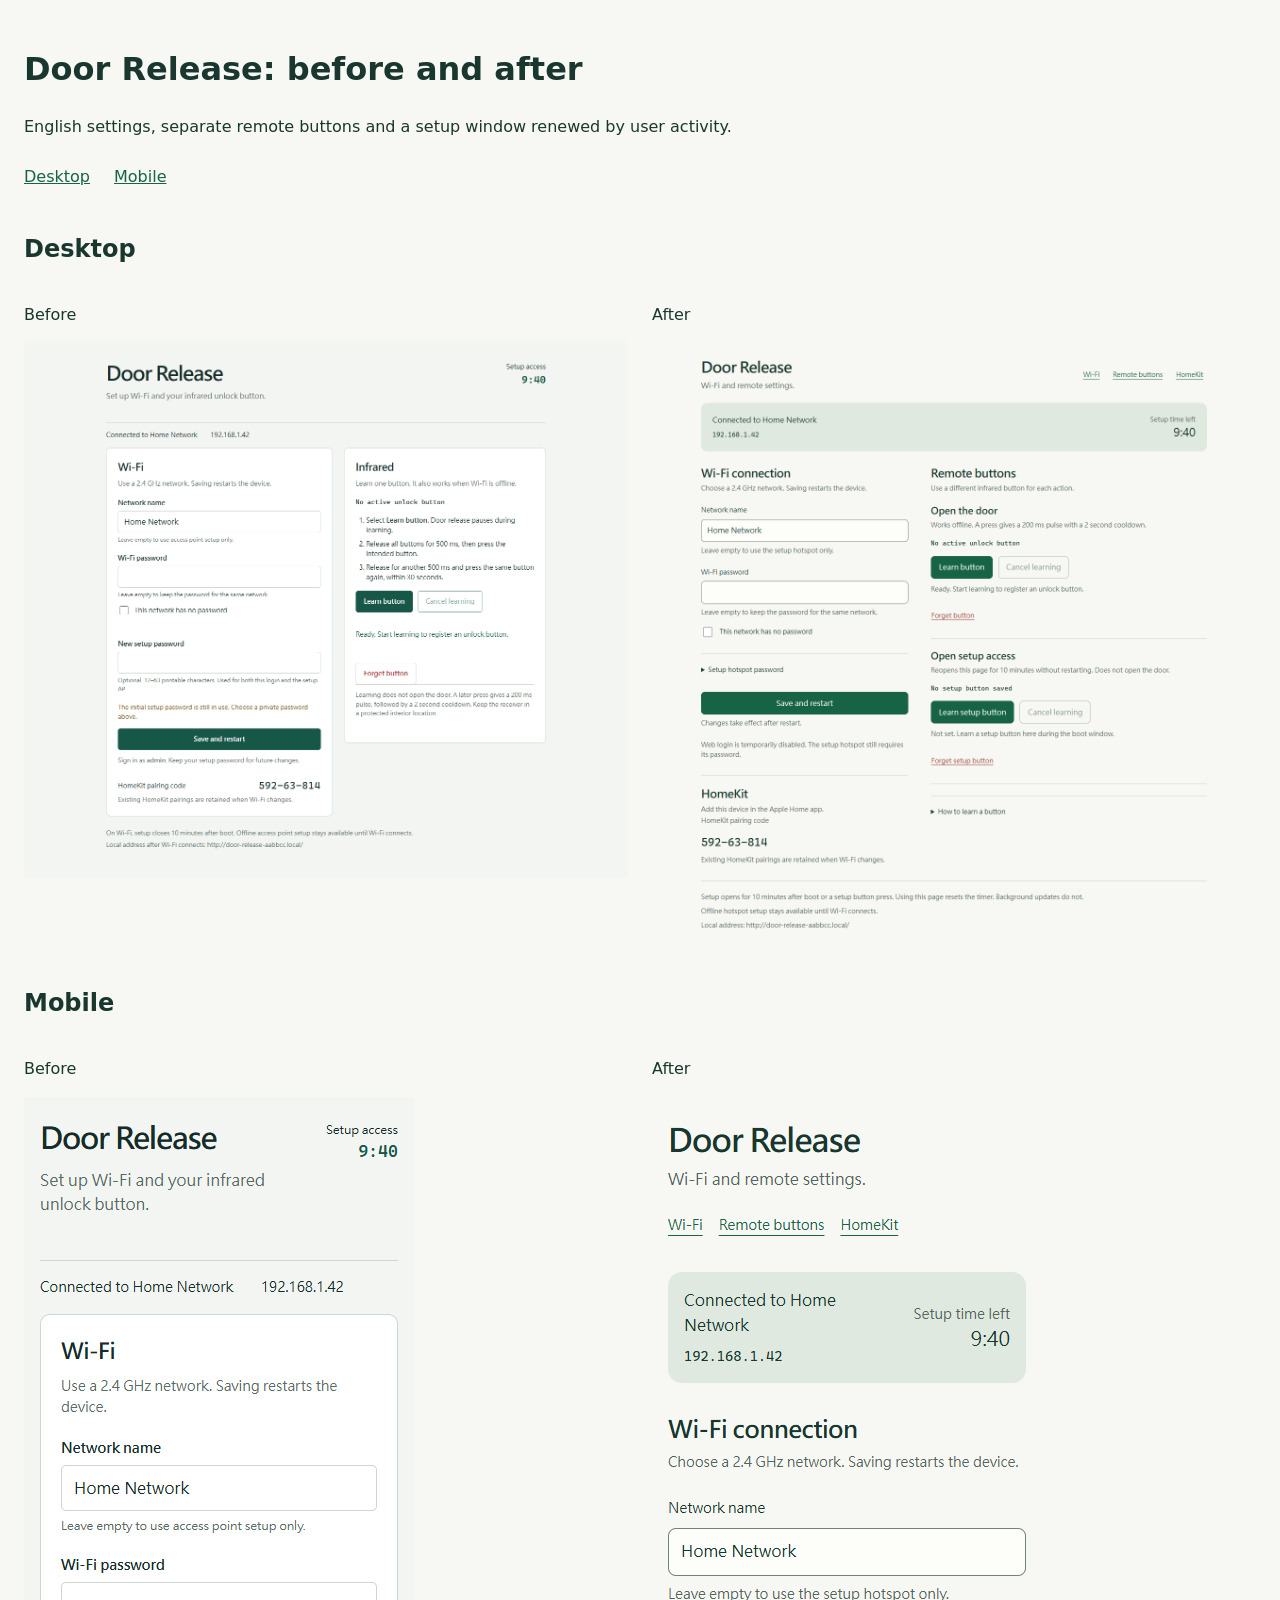
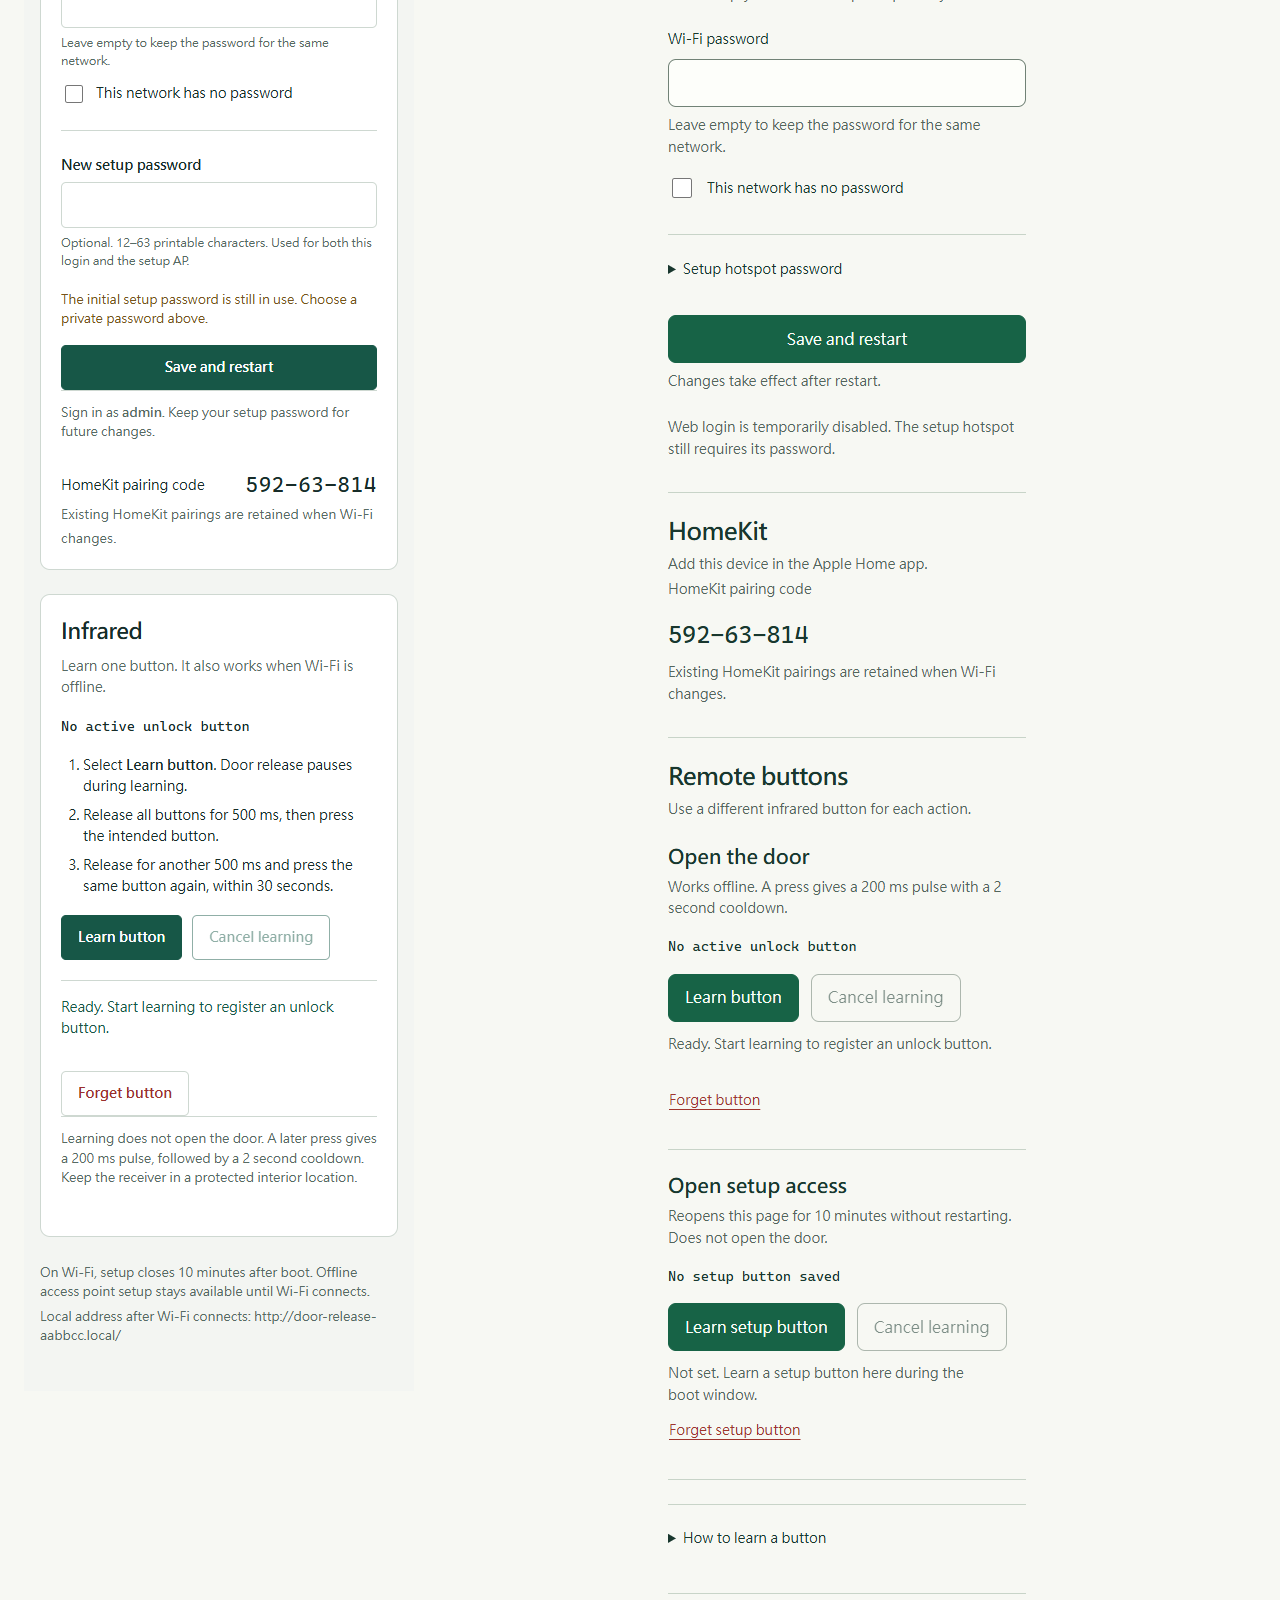
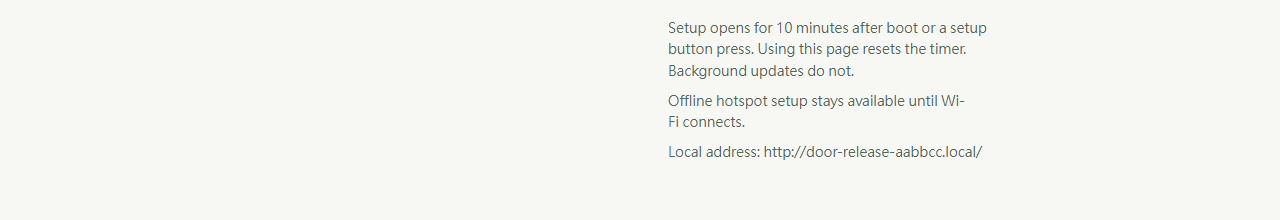
<file: .hallmark/compare.html>
<!doctype html>
<html lang="en">
<head><meta charset="utf-8"><meta name="viewport" content="width=device-width, initial-scale=1"><title>Door Release | Design comparison</title>
<link rel="stylesheet" href="../firmware/DoorRelease/web/tokens.css">
<style>
/* Hallmark · shape: app screen · genre: modern-minimal · theme: dose · redesign: full · v2.0.0 */
html,body{overflow-x:clip}body{margin:0;padding:24px;background:var(--color-paper);color:var(--color-ink);font:16px/1.5 var(--font-body)}main{max-width:1440px;margin:auto}h1,h2{overflow-wrap:break-word;min-width:0}nav{display:flex;gap:24px}a{display:inline-flex;align-items:center;min-height:44px;color:var(--color-accent)}a:focus-visible{outline:3px solid var(--color-focus);outline-offset:3px}.pair{display:grid;grid-template-columns:minmax(0,1fr) minmax(0,1fr);gap:24px;align-items:start}figure{margin:0}figcaption{margin:16px 0;font-weight:500}img{display:block;width:100%;height:auto}.phone img{max-width:390px}section{margin-top:32px}@media(max-width:700px){.pair{grid-template-columns:minmax(0,1fr)}}
</style></head>
<body><main><h1>Door Release: before and after</h1><p>English settings, separate remote buttons and a setup window renewed by user activity.</p><nav><a href="#desktop">Desktop</a><a href="#mobile">Mobile</a></nav>
<section id="desktop"><h2>Desktop</h2><div class="pair"><figure><figcaption>Before</figcaption><img src="before-desktop.png" alt="Previous desktop settings interface"></figure><figure><figcaption>After</figcaption><img src="after-desktop.png" alt="Redesigned desktop settings interface"></figure></div></section>
<section id="mobile"><h2>Mobile</h2><div class="pair phone"><figure><figcaption>Before</figcaption><img src="before-mobile.png" alt="Previous mobile settings interface"></figure><figure><figcaption>After</figcaption><img src="after-mobile.png" alt="Redesigned mobile settings interface"></figure></div></section>
</main></body></html>
</file>
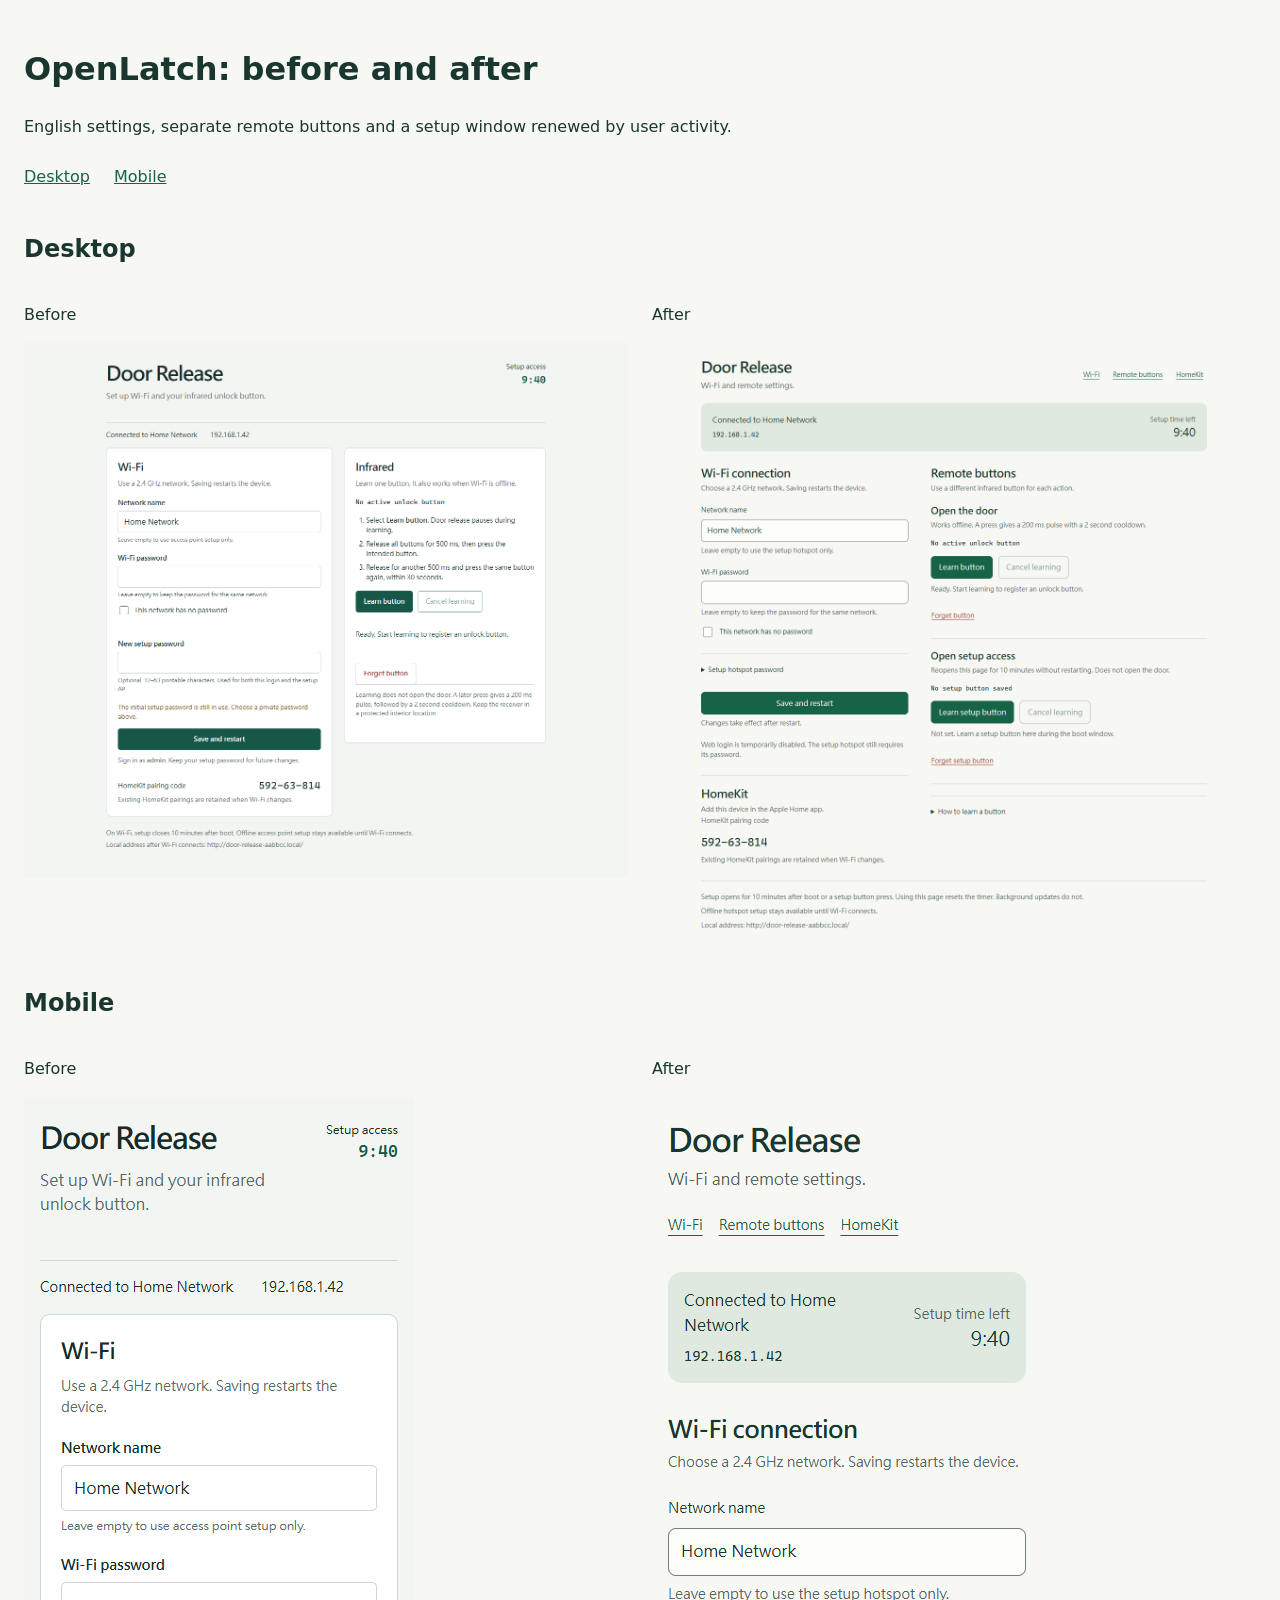
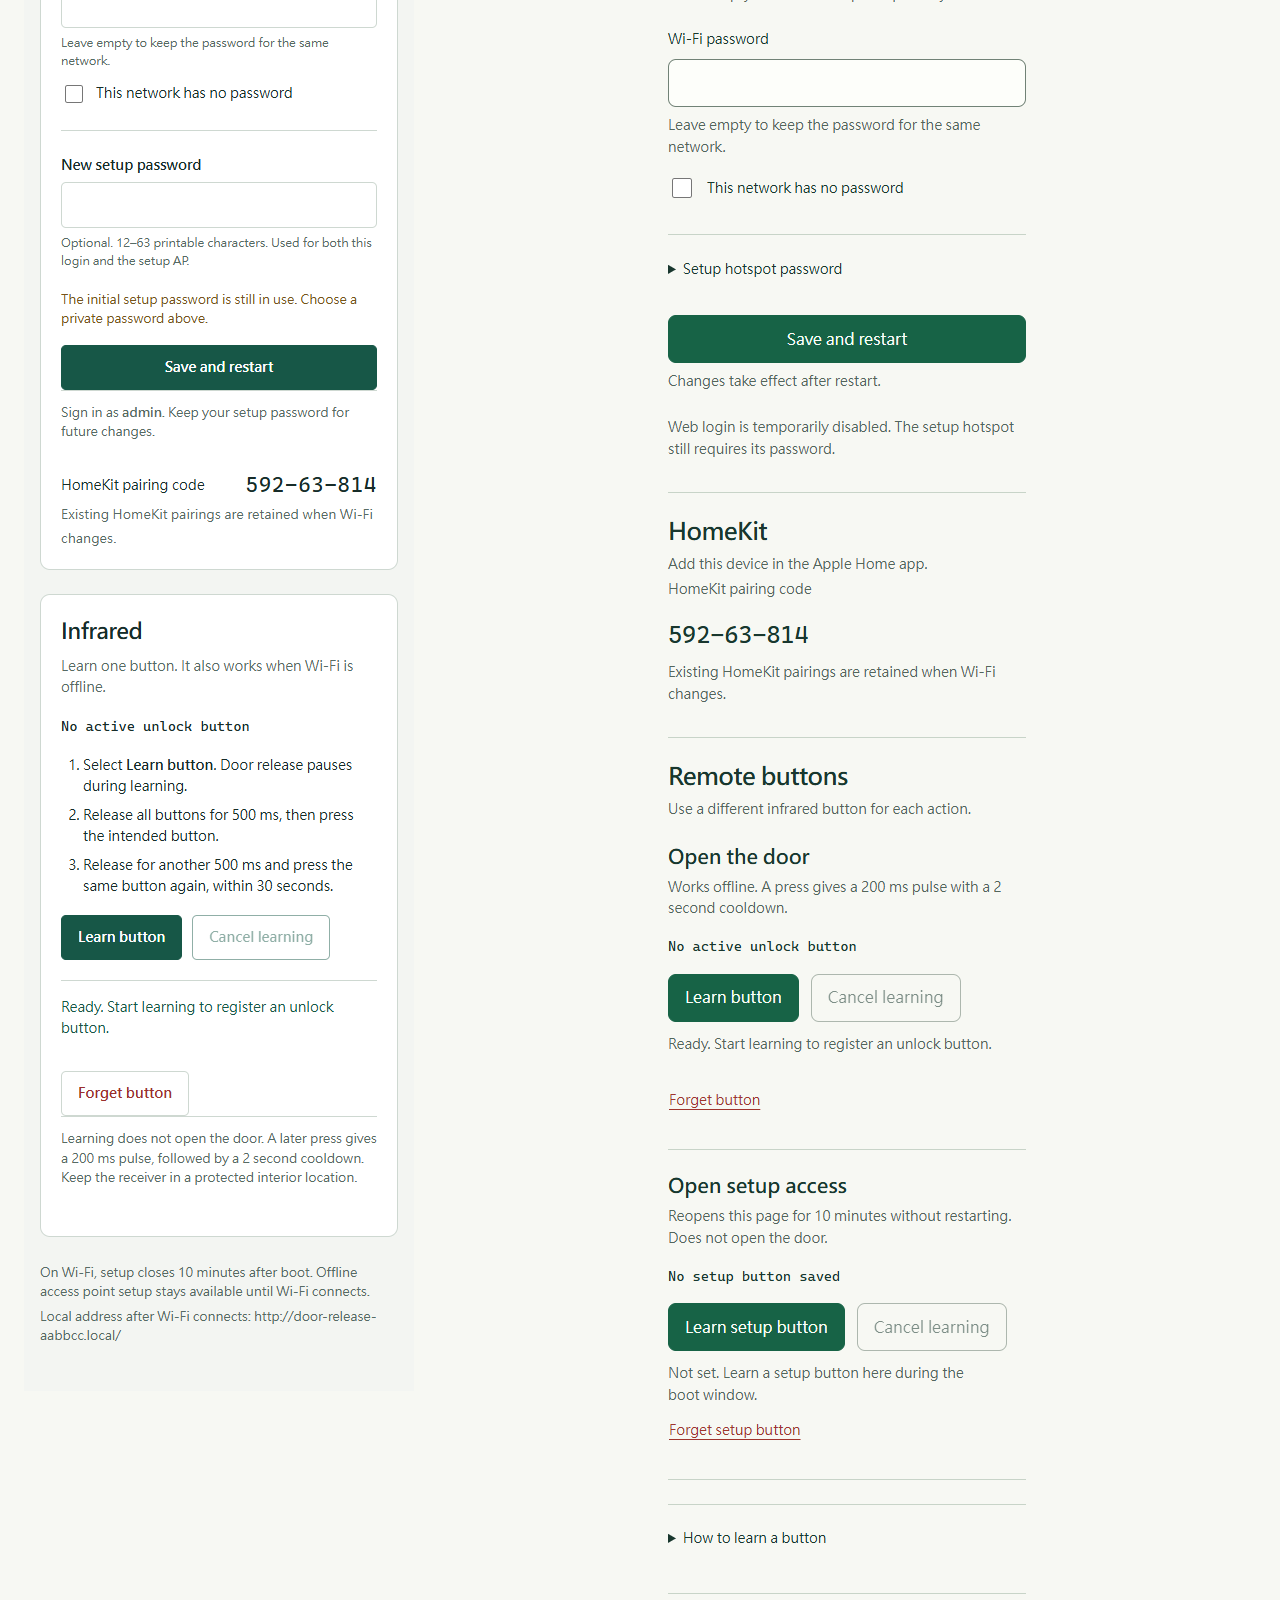
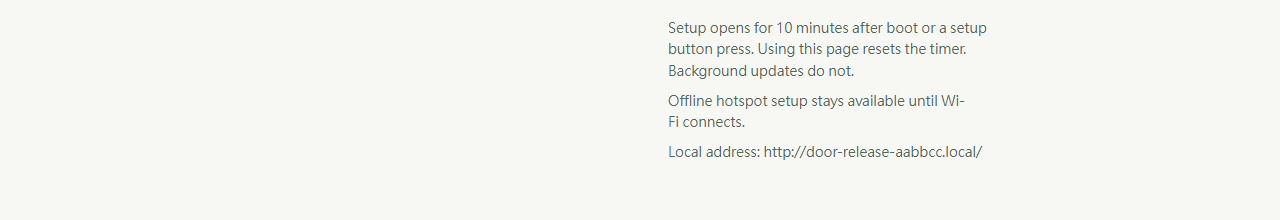
<file: projects/indoor-controller/.hallmark/compare.html>
<!doctype html>
<html lang="en">
<head><meta charset="utf-8"><meta name="viewport" content="width=device-width, initial-scale=1"><title>OpenLatch | Design comparison</title>
<link rel="stylesheet" href="../firmware/OpenLatch/web/tokens.css">
<style>
/* Hallmark · shape: app screen · genre: modern-minimal · theme: dose · redesign: full · v2.0.0 */
html,body{overflow-x:clip}body{margin:0;padding:24px;background:var(--color-paper);color:var(--color-ink);font:16px/1.5 var(--font-body)}main{max-width:1440px;margin:auto}h1,h2{overflow-wrap:break-word;min-width:0}nav{display:flex;gap:24px}a{display:inline-flex;align-items:center;min-height:44px;color:var(--color-accent)}a:focus-visible{outline:3px solid var(--color-focus);outline-offset:3px}.pair{display:grid;grid-template-columns:minmax(0,1fr) minmax(0,1fr);gap:24px;align-items:start}figure{margin:0}figcaption{margin:16px 0;font-weight:500}img{display:block;width:100%;height:auto}.phone img{max-width:390px}section{margin-top:32px}@media(max-width:700px){.pair{grid-template-columns:minmax(0,1fr)}}
</style></head>
<body><main><h1>OpenLatch: before and after</h1><p>English settings, separate remote buttons and a setup window renewed by user activity.</p><nav><a href="#desktop">Desktop</a><a href="#mobile">Mobile</a></nav>
<section id="desktop"><h2>Desktop</h2><div class="pair"><figure><figcaption>Before</figcaption><img src="before-desktop.png" alt="Previous desktop settings interface"></figure><figure><figcaption>After</figcaption><img src="after-desktop.png" alt="Redesigned desktop settings interface"></figure></div></section>
<section id="mobile"><h2>Mobile</h2><div class="pair phone"><figure><figcaption>Before</figcaption><img src="before-mobile.png" alt="Previous mobile settings interface"></figure><figure><figcaption>After</figcaption><img src="after-mobile.png" alt="Redesigned mobile settings interface"></figure></div></section>
</main></body></html>
</file>
<file: firmware/DoorRelease/web/tokens.css>
/* Hallmark · theme: Dose · offline system faces · app tokens */
:root {
  --color-paper: #f7f8f3;
  --color-paper-2: #edf2eb;
  --color-paper-3: #e0e9df;
  --color-surface: #fdfefa;
  --color-ink: #19372e;
  --color-muted: #53665c;
  --color-rule: #c8d4c8;
  --color-input-edge: #718276;
  --color-accent: #176346;
  --color-accent-deep: #104b35;
  --color-accent-ink: #fafff9;
  --color-focus: #176346;
  --color-error: #a0352e;
  --color-error-paper: #fff0eb;
  --color-clear: transparent;
  --font-body: system-ui, -apple-system, "Segoe UI", sans-serif;
  --font-mono: ui-monospace, "Cascadia Code", monospace;
  --text-sm: 0.875rem;
  --text-md: 1rem;
  --text-title: 1.25rem;
  --text-section: 1.5rem;
  --text-display: 2rem;
  --space-xs: 0.5rem;
  --space-sm: 0.75rem;
  --space-md: 1rem;
  --space-lg: 1.5rem;
  --space-xl: 2rem;
  --space-2xl: 3rem;
  --radius-panel: 14px;
  --radius-control: 8px;
  --container: 1120px;
}
</file>
<file: projects/indoor-controller/firmware/OpenLatch/web/tokens.css>
/* Hallmark · theme: Dose · offline system faces · app tokens */
:root {
  --color-paper: #f7f8f3;
  --color-paper-2: #edf2eb;
  --color-paper-3: #e0e9df;
  --color-surface: #fdfefa;
  --color-ink: #19372e;
  --color-muted: #53665c;
  --color-rule: #c8d4c8;
  --color-input-edge: #718276;
  --color-accent: #176346;
  --color-accent-deep: #104b35;
  --color-accent-ink: #fafff9;
  --color-focus: #176346;
  --color-error: #a0352e;
  --color-error-paper: #fff0eb;
  --color-clear: transparent;
  --font-body: system-ui, -apple-system, "Segoe UI", sans-serif;
  --font-mono: ui-monospace, "Cascadia Code", monospace;
  --text-sm: 0.875rem;
  --text-md: 1rem;
  --text-title: 1.25rem;
  --text-section: 1.5rem;
  --text-display: 2rem;
  --space-xs: 0.5rem;
  --space-sm: 0.75rem;
  --space-md: 1rem;
  --space-lg: 1.5rem;
  --space-xl: 2rem;
  --space-2xl: 3rem;
  --radius-panel: 14px;
  --radius-control: 8px;
  --container: 1120px;
}
</file>
